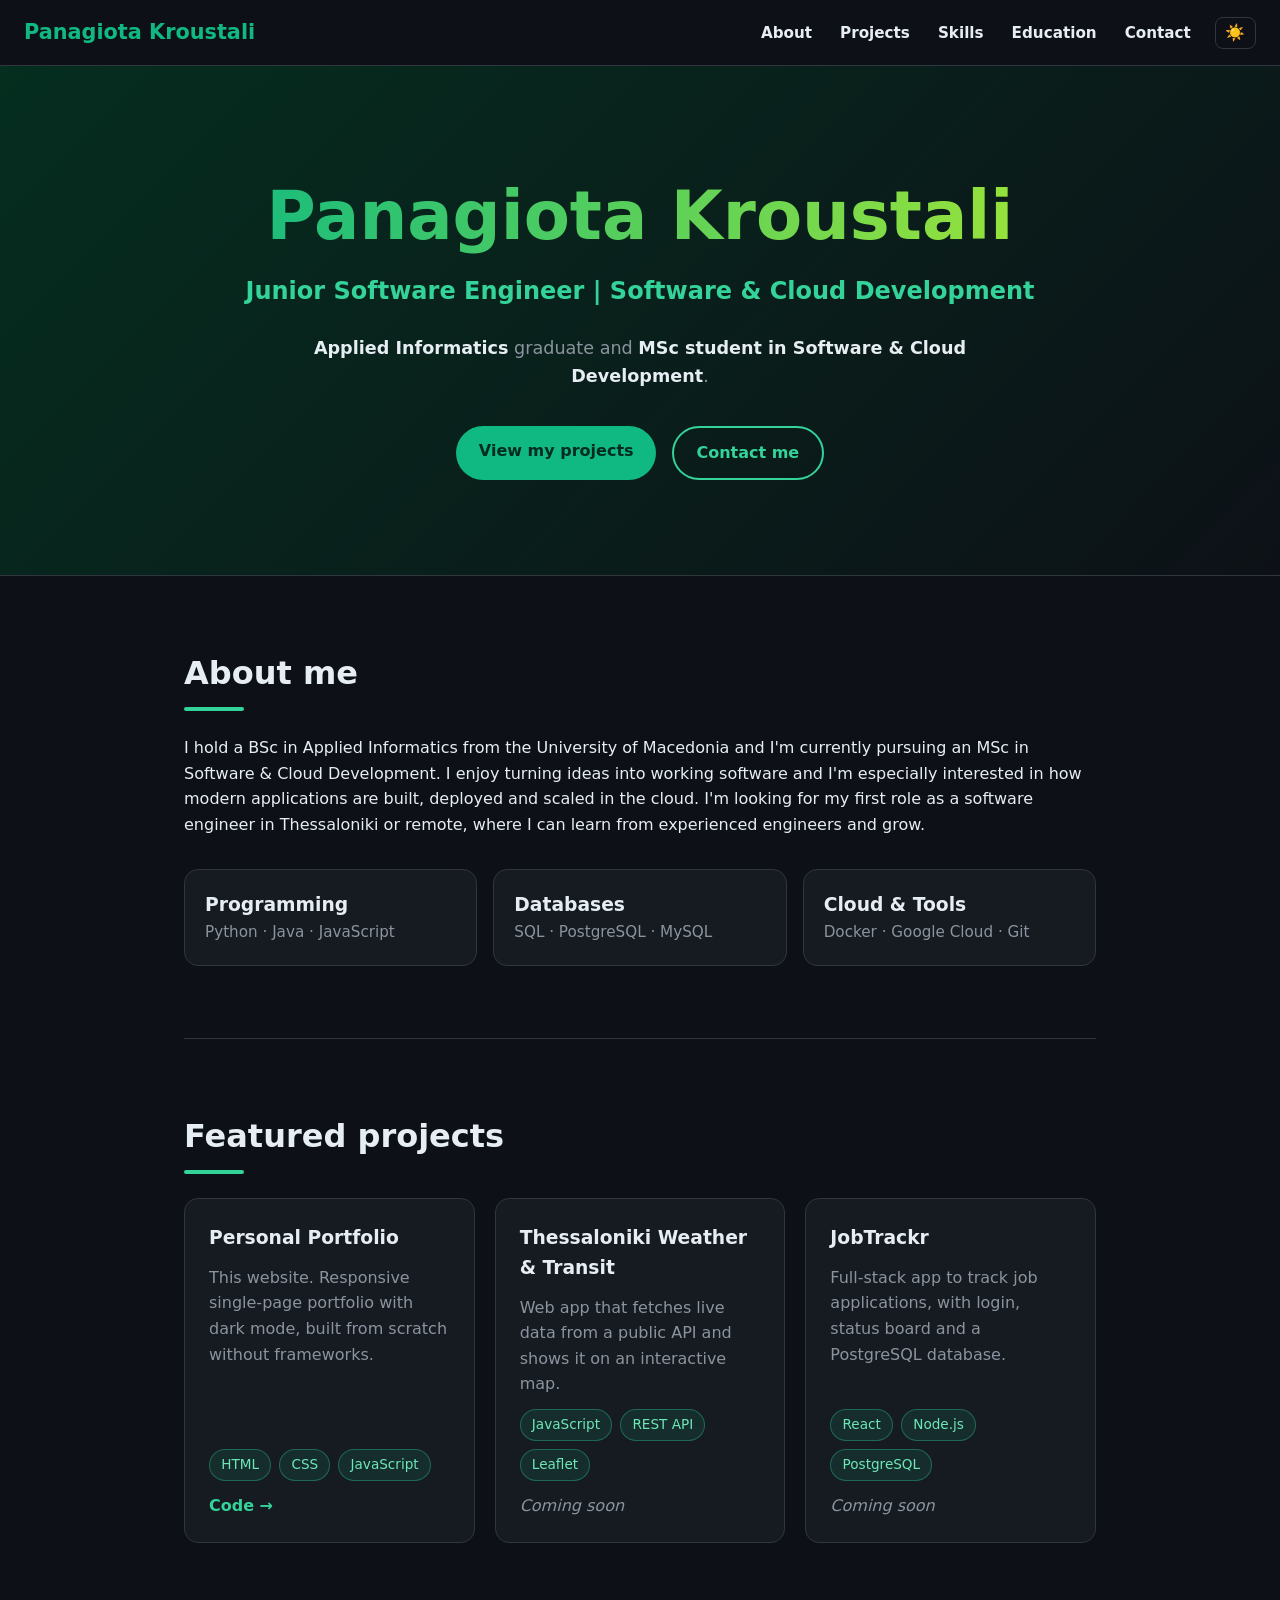
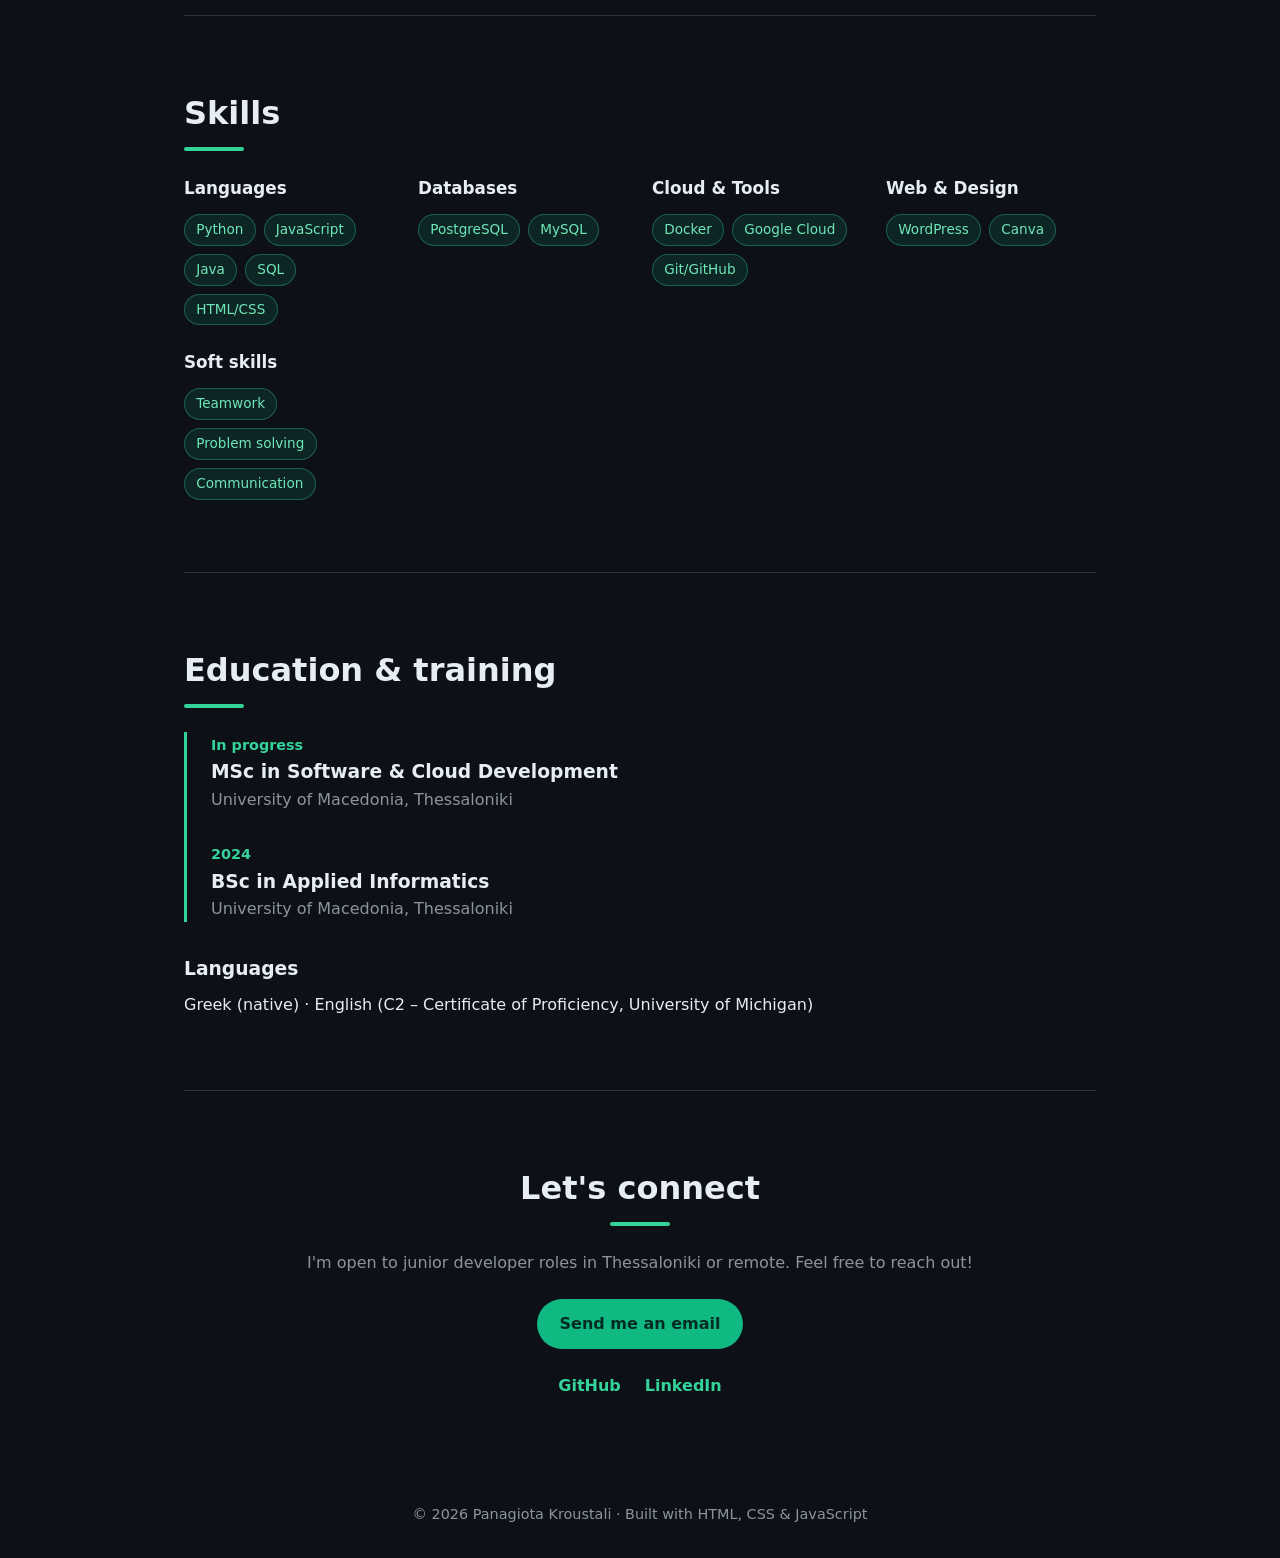
<file: index.html>
<!DOCTYPE html>
<html lang="en">
<head>
  <meta charset="UTF-8">
  <meta name="viewport" content="width=device-width, initial-scale=1.0">
  <title>Panagiota Kroustali | Junior Software Engineer</title>
  <meta name="description" content="Portfolio of Panagiota Kroustali, Junior Software Engineer based in Thessaloniki.">
  <link rel="stylesheet" href="style.css">
</head>
<body>

  <header class="navbar">
    <a href="#top" class="logo">Panagiota Kroustali</a>
    <nav>
      <ul class="nav-links" id="nav-links">
        <li><a href="#about">About</a></li>
        <li><a href="#projects">Projects</a></li>
        <li><a href="#skills">Skills</a></li>
        <li><a href="#education">Education</a></li>
        <li><a href="#contact">Contact</a></li>
      </ul>
    </nav>
    <div class="nav-actions">
      <button id="theme-toggle" aria-label="Toggle dark mode">🌙</button>
      <button id="menu-toggle" aria-label="Open menu">☰</button>
    </div>
  </header>

  <main id="top">

    <section class="hero">
      <h1>Panagiota Kroustali</h1>
      <h2 class="hero-title">Junior Software Engineer | Software &amp; Cloud Development</h2>
      <p class="hero-text">
        <strong>Applied Informatics</strong> graduate and
        <strong>MSc student in Software &amp; Cloud Development</strong>.
      </p>
      <div class="hero-buttons">
        <a href="#projects" class="btn btn-primary">View my projects</a>
        <a href="#contact" class="btn btn-outline">Contact me</a>
      </div>
    </section>

    <section id="about" class="section">
      <h2 class="section-title">About me</h2>
      <p>
        I hold a BSc in Applied Informatics from the University of Macedonia and I'm currently
        pursuing an MSc in Software &amp; Cloud Development. I enjoy turning ideas into working
        software and I'm especially interested in how modern applications are built, deployed
        and scaled in the cloud. I'm looking for my first role as a software engineer in
        Thessaloniki or remote, where I can learn from experienced engineers and grow.
      </p>
      <div class="highlights">
        <div class="highlight">
          <h3>Programming</h3>
          <p>Python · Java · JavaScript</p>
        </div>
        <div class="highlight">
          <h3>Databases</h3>
          <p>SQL · PostgreSQL · MySQL</p>
        </div>
        <div class="highlight">
          <h3>Cloud & Tools</h3>
          <p>Docker · Google Cloud · Git</p>
        </div>
      </div>
    </section>

    <section id="projects" class="section">
      <h2 class="section-title">Featured projects</h2>
      <div class="cards">

        <article class="card">
          <h3>Personal Portfolio</h3>
          <p>This website. Responsive single-page portfolio with dark mode, built from scratch without frameworks.</p>
          <ul class="tags">
            <li>HTML</li><li>CSS</li><li>JavaScript</li>
          </ul>
          <div class="card-links">
            <a href="https://github.com/panagiota-kroustali/panagiota-kroustali.github.io" target="_blank">Code →</a>
          </div>
        </article>

        <article class="card">
          <h3>Thessaloniki Weather & Transit</h3>
          <p>Web app that fetches live data from a public API and shows it on an interactive map.</p>
          <ul class="tags">
            <li>JavaScript</li><li>REST API</li><li>Leaflet</li>
          </ul>
          <div class="card-links">
            <span class="soon">Coming soon</span>
          </div>
        </article>

        <article class="card">
          <h3>JobTrackr</h3>
          <p>Full-stack app to track job applications, with login, status board and a PostgreSQL database.</p>
          <ul class="tags">
            <li>React</li><li>Node.js</li><li>PostgreSQL</li>
          </ul>
          <div class="card-links">
            <span class="soon">Coming soon</span>
          </div>
        </article>

      </div>
    </section>

    <section id="skills" class="section">
      <h2 class="section-title">Skills</h2>
      <div class="skills-grid">
        <div>
          <h3>Languages</h3>
          <ul class="tags"><li>Python</li><li>JavaScript</li><li>Java</li><li>SQL</li><li>HTML/CSS</li></ul>
        </div>
        <div>
          <h3>Databases</h3>
          <ul class="tags"><li>PostgreSQL</li><li>MySQL</li></ul>
        </div>
        <div>
          <h3>Cloud & Tools</h3>
          <ul class="tags"><li>Docker</li><li>Google Cloud</li><li>Git/GitHub</li></ul>
        </div>
        <div>
          <h3>Web & Design</h3>
          <ul class="tags"><li>WordPress</li><li>Canva</li></ul>
        </div>
        <div>
          <h3>Soft skills</h3>
          <ul class="tags"><li>Teamwork</li><li>Problem solving</li><li>Communication</li></ul>
        </div>
      </div>
    </section>

    <section id="education" class="section">
      <h2 class="section-title">Education & training</h2>
      <div class="timeline">
        <div class="timeline-item">
          <span class="year">In progress</span>
          <h3>MSc in Software &amp; Cloud Development</h3>
          <p>University of Macedonia, Thessaloniki</p>
        </div>
        <div class="timeline-item">
          <span class="year">2024</span>
          <h3>BSc in Applied Informatics</h3>
          <p>University of Macedonia, Thessaloniki</p>
        </div>
      </div>
      <h3 class="sub-title">Languages</h3>
      <p>Greek (native) · English (C2 – Certificate of Proficiency, University of Michigan)</p>
    </section>

    <section id="contact" class="section contact">
      <h2 class="section-title">Let's connect</h2>
      <p>I'm open to junior developer roles in Thessaloniki or remote. Feel free to reach out!</p>
      <a href="mailto:giotakrou@gmail.com" class="btn btn-primary">Send me an email</a>
      <div class="socials">
        <a href="https://github.com/panagiota-kroustali" target="_blank">GitHub</a>
        <a href="https://www.linkedin.com/in/giota-kroustali-609902282/" target="_blank">LinkedIn</a>
      </div>
    </section>

  </main>

  <footer class="footer">
    <p>© <span id="year"></span> Panagiota Kroustali · Built with HTML, CSS & JavaScript</p>
  </footer>

  <script src="script.js"></script>
</body>
</html>
</file>
<file: style.css>
:root {
  --bg: #0d1117;
  --surface: #161b22;
  --text: #e6edf3;
  --muted: #8b949e;
  --accent: #34d399;
  --accent-strong: #10b981;
  --on-accent: #022c22;
  --tag-bg: rgba(16, 185, 129, 0.12);
  --tag-border: rgba(52, 211, 153, 0.35);
  --tag-text: #6ee7b7;
  --border: #30363d;
  --hero-from: #052e1f;
  --hero-to: #0d1117;
  --name-from: #10b981;
  --name-to: #a3e635;
  --radius: 14px;
  --max-width: 960px;
}

body.light {
  --bg: #fafaf9;
  --surface: #ffffff;
  --text: #1c1917;
  --muted: #57534e;
  --accent: #059669;
  --accent-strong: #059669;
  --on-accent: #ffffff;
  --tag-bg: #ecfdf5;
  --tag-border: #a7f3d0;
  --tag-text: #047857;
  --border: #e7e5e4;
  --hero-from: #ecfdf5;
  --hero-to: #f7fee7;
  --name-from: #047857;
  --name-to: #65a30d;
}

* { box-sizing: border-box; margin: 0; padding: 0; }

html { scroll-behavior: smooth; scroll-padding-top: 80px; }

body {
  font-family: system-ui, -apple-system, "Segoe UI", Roboto, sans-serif;
  background: var(--bg);
  color: var(--text);
  line-height: 1.6;
  overflow-x: clip;
  transition: background 0.3s, color 0.3s;
}

a { color: var(--accent); text-decoration: none; }
a:hover { text-decoration: underline; }

.navbar {
  position: sticky;
  top: 0;
  z-index: 10;
  display: flex;
  align-items: center;
  justify-content: space-between;
  padding: 1rem 1.5rem;
  background: var(--bg);
  border-bottom: 1px solid var(--border);
}

.logo { font-weight: 800; font-size: 1.3rem; color: var(--accent-strong); }
.logo:hover { text-decoration: none; }

nav { margin-left: auto; margin-right: 1.5rem; }
.nav-links { display: flex; gap: 1.75rem; list-style: none; }
.nav-links a { color: var(--text); font-weight: 600; font-size: 0.95rem; }
.nav-links a:hover { color: var(--accent); text-decoration: none; }

.nav-actions { display: flex; gap: 0.5rem; }
.nav-actions button {
  background: none;
  border: 1px solid var(--border);
  border-radius: 8px;
  padding: 0.35rem 0.6rem;
  font-size: 1rem;
  cursor: pointer;
  color: var(--text);
}
#menu-toggle { display: none; }

main { max-width: var(--max-width); margin: 0 auto; padding: 0 1.5rem; }

.section { padding: 4.5rem 0; border-bottom: 1px solid var(--border); }

.section-title {
  color: var(--text);
  font-size: 2rem;
  margin-bottom: 1.5rem;
}
.section-title::after {
  content: "";
  display: block;
  width: 60px;
  height: 4px;
  margin-top: 0.5rem;
  border-radius: 2px;
  background: var(--accent);
}

.sub-title { margin: 2rem 0 0.5rem; }

.hero {
  position: relative;
  isolation: isolate;
  padding: 7rem 0 6rem;
  text-align: center;
}
.hero::before {
  content: "";
  position: absolute;
  inset: 0 calc(50% - 50vw);
  z-index: -1;
  background: linear-gradient(135deg, var(--hero-from) 0%, var(--hero-to) 100%);
  border-bottom: 1px solid var(--border);
}

.hero h1 {
  font-size: clamp(2.5rem, 7vw, 4.2rem);
  line-height: 1.15;
  background: linear-gradient(90deg, var(--name-from), var(--name-to));
  -webkit-background-clip: text;
  background-clip: text;
  color: transparent;
}
.hero-title { font-size: clamp(1.1rem, 2.6vw, 1.5rem); color: var(--accent); font-weight: 600; margin: 1rem 0 1.5rem; }
.hero-text { max-width: 720px; margin: 0 auto; color: var(--muted); font-size: 1.1rem; }
.hero-text strong { color: var(--text); }
.hero-buttons { display: flex; flex-wrap: wrap; justify-content: center; gap: 1rem; margin-top: 2.25rem; }

.btn {
  display: inline-block;
  padding: 0.75rem 1.4rem;
  border-radius: 999px;
  font-weight: 600;
  transition: transform 0.15s;
}
.btn:hover { transform: translateY(-2px); text-decoration: none; }
.btn-primary { background: var(--accent-strong); color: var(--on-accent); }
.btn-outline { border: 2px solid var(--accent); color: var(--accent); }

.highlights {
  display: grid;
  grid-template-columns: repeat(auto-fit, minmax(220px, 1fr));
  gap: 1rem;
  margin-top: 2rem;
}
.highlight {
  background: var(--surface);
  border: 1px solid var(--border);
  border-radius: var(--radius);
  padding: 1.25rem;
}
.highlight p { color: var(--muted); font-size: 0.95rem; }

.cards {
  display: grid;
  grid-template-columns: repeat(auto-fit, minmax(260px, 1fr));
  gap: 1.25rem;
}
.card {
  display: flex;
  flex-direction: column;
  gap: 0.75rem;
  background: var(--surface);
  border: 1px solid var(--border);
  border-radius: var(--radius);
  padding: 1.5rem;
  transition: transform 0.2s, box-shadow 0.2s;
}
.card:hover { transform: translateY(-4px); border-color: var(--accent); box-shadow: 0 10px 30px rgba(0, 0, 0, 0.25); }
.card p { color: var(--muted); flex-grow: 1; }
.card-links { font-weight: 600; }
.soon { color: var(--muted); font-style: italic; font-weight: 400; }

.tags { display: flex; flex-wrap: wrap; gap: 0.5rem; list-style: none; }
.tags li {
  background: var(--tag-bg);
  border: 1px solid var(--tag-border);
  color: var(--tag-text);
  padding: 0.25rem 0.7rem;
  border-radius: 999px;
  font-size: 0.85rem;
  font-weight: 500;
}

.skills-grid {
  display: grid;
  grid-template-columns: repeat(auto-fit, minmax(200px, 1fr));
  gap: 1.5rem;
}
.skills-grid h3 { margin-bottom: 0.75rem; font-size: 1.05rem; }

.timeline { border-left: 3px solid var(--accent); padding-left: 1.5rem; }
.timeline-item { margin-bottom: 1.75rem; }
.timeline-item .year { color: var(--accent); font-weight: 600; font-size: 0.9rem; }
.timeline-item p { color: var(--muted); }

.contact { text-align: center; border-bottom: none; }
.contact .section-title::after { margin-left: auto; margin-right: auto; }
.contact p { color: var(--muted); margin-bottom: 1.5rem; }
.socials { display: flex; justify-content: center; gap: 1.5rem; margin-top: 1.5rem; font-weight: 600; }

.footer { text-align: center; padding: 2rem; color: var(--muted); font-size: 0.9rem; }

@media (max-width: 700px) {
  #menu-toggle { display: inline-block; }
  .nav-links {
    display: none;
    position: absolute;
    top: 100%;
    left: 0;
    right: 0;
    flex-direction: column;
    gap: 0;
    background: var(--bg);
    border-bottom: 1px solid var(--border);
  }
  .nav-links.open { display: flex; }
  .nav-links a { display: block; padding: 1rem 1.5rem; }
  .hero { padding: 4.5rem 0 4rem; }
  .logo { font-size: 1.1rem; }
  nav { margin: 0; }
}
</file>
